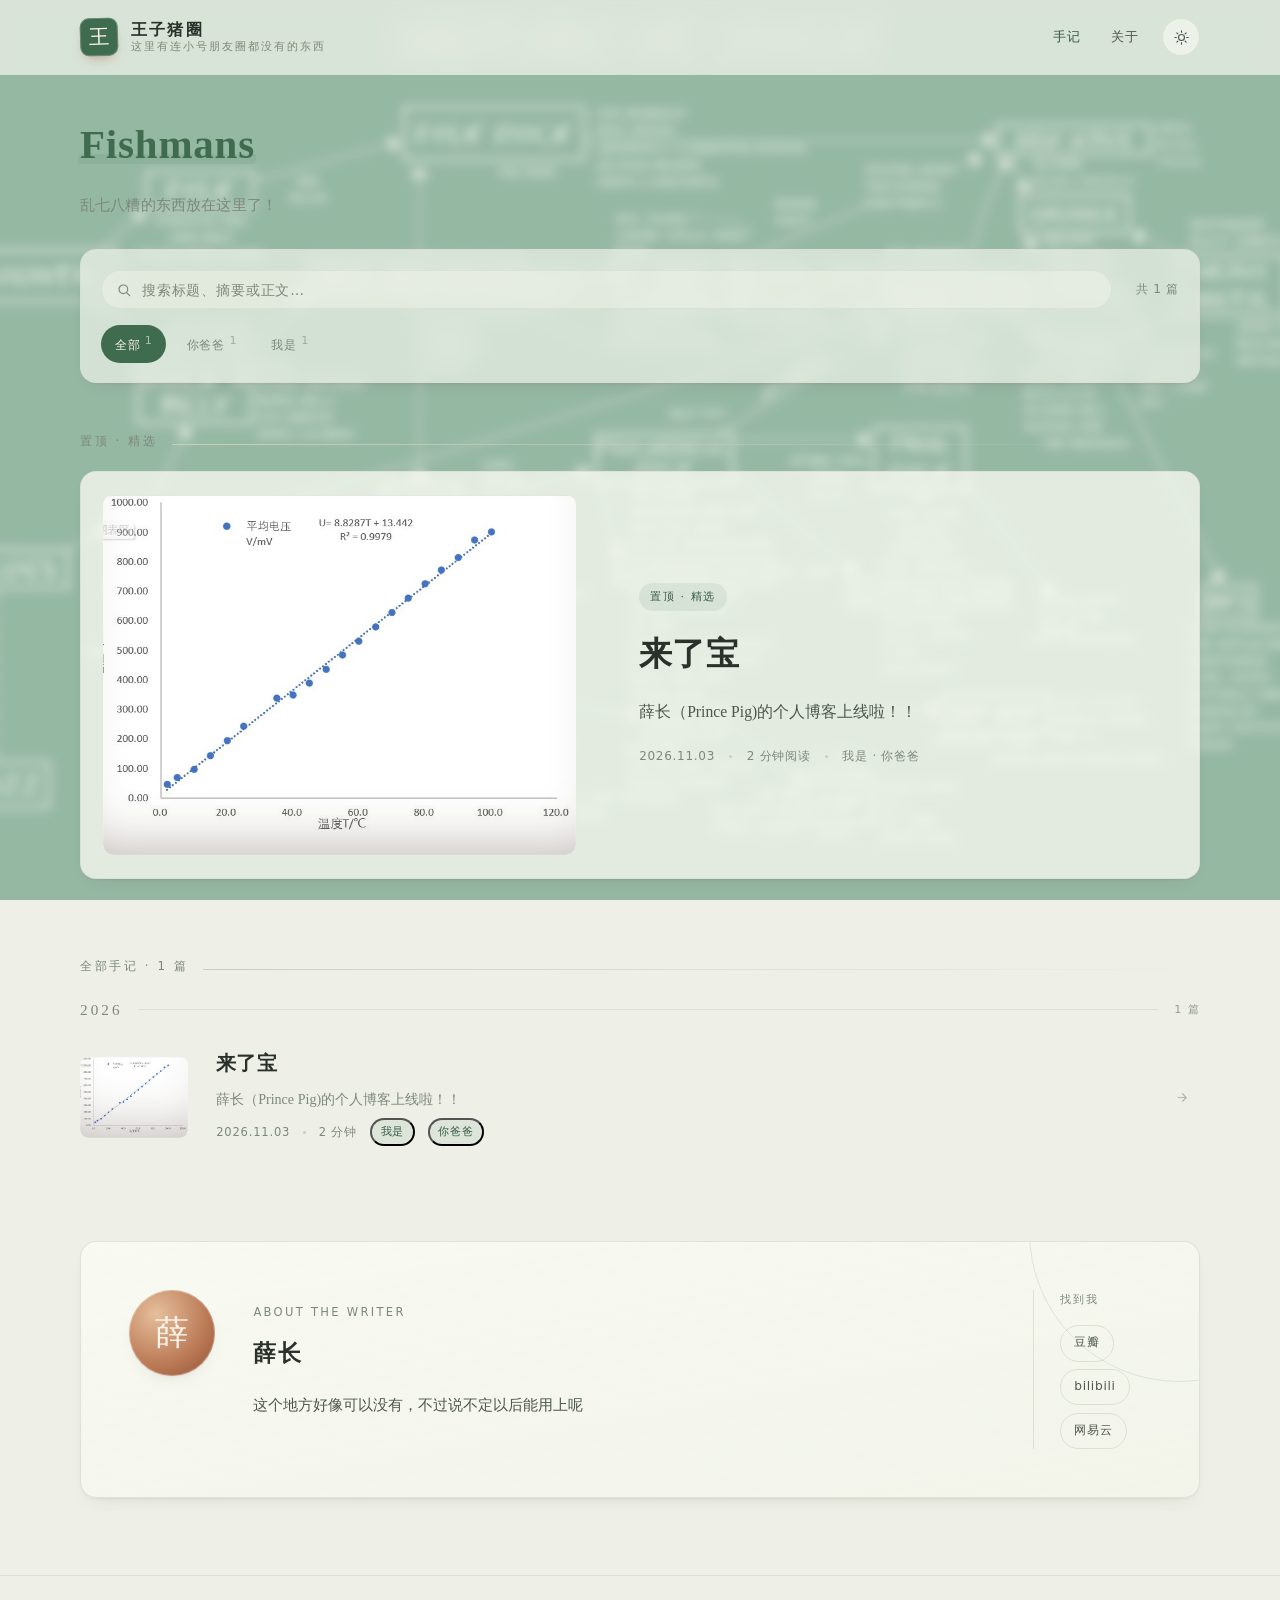
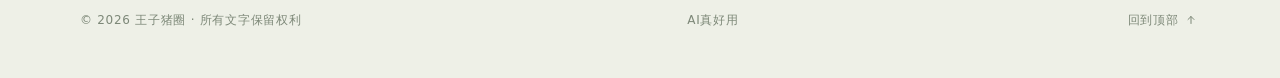
<file: index.html>
<!DOCTYPE html>
<html lang="zh-CN" data-theme="light">
  <head>
    <meta charset="utf-8" />
    <meta name="viewport" content="width=device-width, initial-scale=1" />
    <title>王子猪博客 · 慢慢写，好好生活</title>
    <meta
      name="description"
      content="王子猪博客：记录季节、书、厨房与普通日子。慢慢写，好好生活。"
    />
    <meta name="theme-color" content="#f3ebdd" />
    <meta property="og:type" content="website" />
    <meta property="og:title" content="王子猪博客" />
    <meta property="og:description" content="记录季节、书、厨房，和一些普通日子。" />
    <link
      rel="icon"
      href="data:image/svg+xml,%3Csvg xmlns='http://www.w3.org/2000/svg' viewBox='0 0 64 64'%3E%3Crect width='64' height='64' rx='14' fill='%23a8573c'/%3E%3Cpath d='M32 49V26c0-7 5-11 11-11-1 8-5 12-11 12M32 38c-6 0-10-4-10-11 6 1 10 4 10 11' fill='none' stroke='%23fbf5ea' stroke-width='2.6' stroke-linecap='round'/%3E%3C/svg%3E"
    />
    <link rel="stylesheet" href="assets/css/style.css" />
    <script>
      (function () {
        try {
          var forced = new URLSearchParams(location.search).get("theme");
          var saved = forced || localStorage.getItem("linshen-theme");
          if (!saved) {
            saved = window.matchMedia("(prefers-color-scheme: dark)").matches ? "dark" : "light";
          }
          document.documentElement.setAttribute("data-theme", saved === "dark" ? "dark" : "light");
        } catch (e) {}
      })();
    </script>
    <script src="assets/js/design-presets.js"></script>
    <script src="assets/js/design.js"></script>
    <script src="assets/js/design-loader.js"></script>
  </head>
  <body data-page="home">
    <a class="skip-link" href="#main">跳到正文</a>

    <header class="site-header">
      <div class="wrap site-header__inner">
        <a class="brand" href="index.html" aria-label="王子猪博客 · 返回首页">
          <span class="brand__seal" aria-hidden="true">王</span>
          <span class="brand__text">
            <span class="brand__name" data-site-title data-design-text="siteTitle">王子猪博客</span>
            <span class="brand__tag" data-site-tagline data-design-text="tagline">慢慢写，好好生活</span>
          </span>
        </a>

        <nav class="site-nav" aria-label="主导航">
          <a class="site-nav__link" href="index.html" aria-current="page" data-design-text="navHome">手记</a>
          <a class="site-nav__link" href="#about" data-design-text="navAbout">关于</a>
          <button class="theme-toggle" type="button" data-theme-toggle aria-label="切换到深色模式" aria-pressed="false">
            <svg class="icon-sun" viewBox="0 0 24 24" fill="none" stroke="currentColor" stroke-width="1.6" stroke-linecap="round" aria-hidden="true">
              <circle cx="12" cy="12" r="4.2" />
              <path d="M12 2.6v2.1M12 19.3v2.1M2.6 12h2.1M19.3 12h2.1M5.4 5.4l1.5 1.5M17.1 17.1l1.5 1.5M18.6 5.4l-1.5 1.5M6.9 17.1l-1.5 1.5" />
            </svg>
            <svg class="icon-moon" viewBox="0 0 24 24" fill="none" stroke="currentColor" stroke-width="1.6" stroke-linecap="round" stroke-linejoin="round" aria-hidden="true">
              <path d="M20.4 14.3A8.6 8.6 0 1 1 9.7 3.6a6.9 6.9 0 0 0 10.7 10.7Z" />
            </svg>
          </button>
        </nav>
      </div>
    </header>

    <main id="main">
      <!-- Hero -->
      <section class="hero">
        <div class="wrap">
          <h1 class="hero__title" data-design-text="heroTitle">把日常，写成<em>可以回望</em>的字句。</h1>
          <p class="hero__lede" data-site-intro data-design-text="heroIntro">记录季节、书、厨房，和一些普通日子。</p>
        </div>
      </section>

      <!-- 筛选 -->
      <section class="wrap" aria-label="搜索与筛选">
        <div class="toolbar">
          <div class="search" data-search-wrap>
            <svg viewBox="0 0 24 24" fill="none" stroke="currentColor" stroke-width="1.8" stroke-linecap="round" aria-hidden="true">
              <circle cx="11" cy="11" r="6.5" />
              <path d="M16 16l4.5 4.5" />
            </svg>
            <label for="search-input" class="sr-only">搜索文章</label>
            <input id="search-input" type="search" placeholder="搜索标题、摘要或正文…" autocomplete="off" spellcheck="false" />
            <button class="search__clear" type="button" data-search-clear aria-label="清空搜索">×</button>
          </div>
          <div class="filters" data-filters role="group" aria-label="按标签筛选"></div>
          <p class="result-note" data-result-note aria-live="polite"></p>
        </div>
      </section>

      <!-- 精选 -->
      <section class="wrap" aria-label="精选文章" data-featured-section hidden>
        <div class="section-label"><span>置顶 · 精选</span></div>
        <div data-featured></div>
      </section>

      <!-- 全部文章 -->
      <section class="wrap" id="posts" aria-label="全部文章">
        <div data-post-list></div>
        <div class="empty" data-empty hidden>
          <span class="empty__title">没有找到相符的文字</span>
          <p>换个关键词，或者先看看全部手记。</p>
          <button type="button" data-reset>查看全部手记</button>
        </div>
      </section>

      <!-- 关于 -->
      <section class="wrap" id="about" aria-label="关于我">
        <div class="about">
          <div class="about__grid">
            <div class="avatar" aria-hidden="true" data-avatar>薛</div>
            <div class="about__body">
              <p class="about__eyebrow">ABOUT THE WRITER</p>
              <h2 class="about__name" data-site-name>薛长</h2>
              <p class="about__text" data-site-about data-design-text="aboutIntro">
                我住在一座总是下雨的南方城市，白天写代码，晚上写一点没什么用处的字。这里收着一些关于季节、书、厨房和普通日子的记录——它们不够重要，但足够真实。
              </p>
            </div>
            <div class="about__side">
              <p class="about__side-label">找到我</p>
              <div class="about__links" data-socials>
                <a class="about__link" href="mailto:hello@linshen.example">邮件</a>
              </div>
            </div>
          </div>
        </div>
      </section>
    </main>

    <footer class="site-footer">
      <div class="wrap site-footer__inner">
        <p>© <span data-year>2026</span> <span data-site-title>王子猪博客</span> · 所有文字保留权利</p>
        <p data-design-text="footerNote">用纯 HTML / CSS / JS 写成 · 慢慢写，好好生活</p>
        <a class="to-top" href="#" data-to-top>
          回到顶部
          <svg width="12" height="12" viewBox="0 0 24 24" fill="none" stroke="currentColor" stroke-width="2" stroke-linecap="round" stroke-linejoin="round" aria-hidden="true">
            <path d="M12 19V5M6 11l6-6 6 6" />
          </svg>
        </a>
      </div>
    </footer>

    <noscript>
      <p style="text-align: center; padding: 2rem">
        这个博客需要 JavaScript 才能显示文章列表，请在浏览器设置中启用它。
      </p>
    </noscript>

    <script src="assets/js/data.js"></script>
    <script src="assets/js/common.js"></script>
    <script src="assets/js/app.js"></script>
  </body>
</html>
</file>
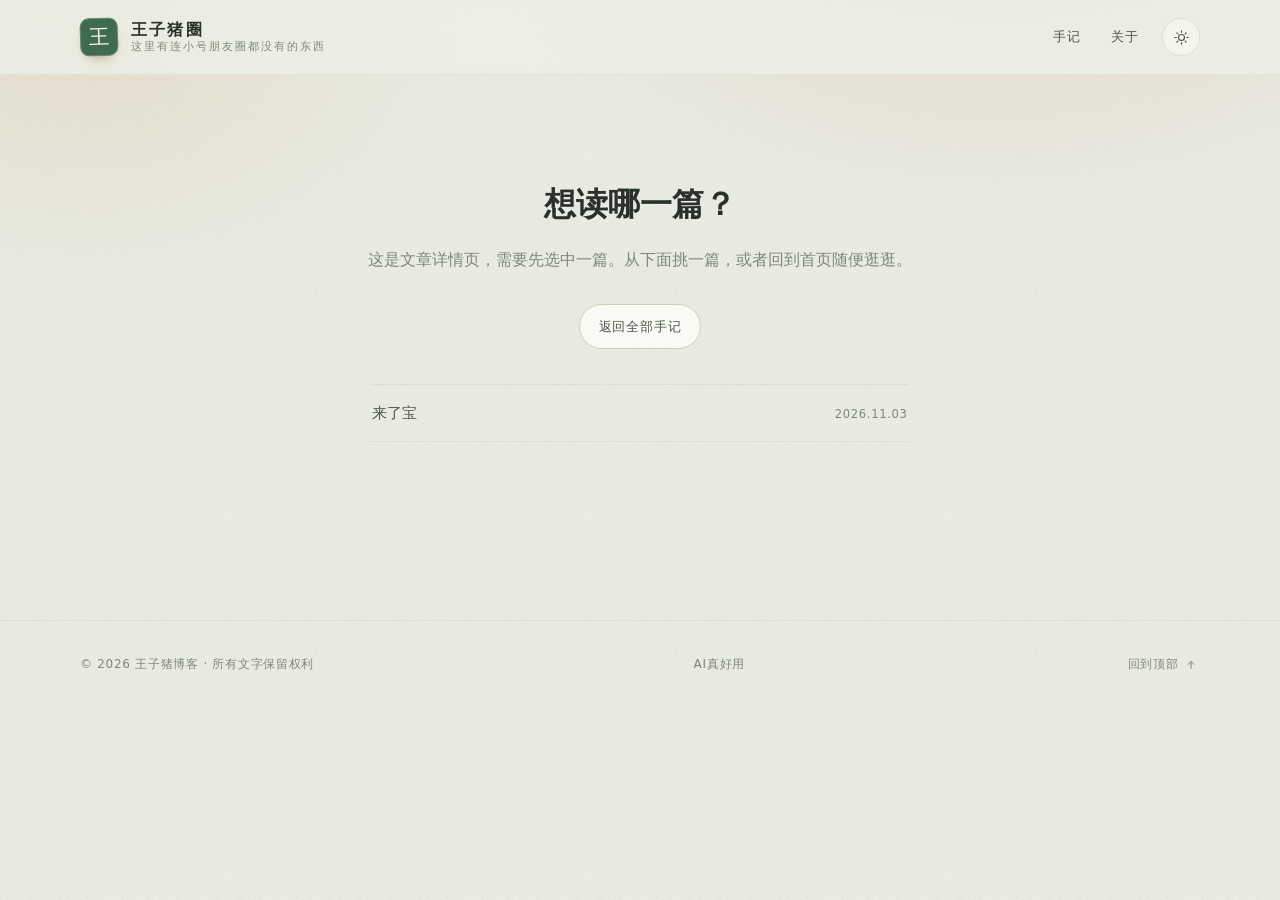
<file: post.html>
<!DOCTYPE html>
<html lang="zh-CN" data-theme="light">
  <head>
    <meta charset="utf-8" />
    <meta name="viewport" content="width=device-width, initial-scale=1" />
    <title>文章 · 王子猪博客</title>
    <meta name="description" content="王子猪博客，记录季节、书、厨房与普通日子。" />
    <meta name="theme-color" content="#f3ebdd" />
    <meta property="og:type" content="article" />
    <link
      rel="icon"
      href="data:image/svg+xml,%3Csvg xmlns='http://www.w3.org/2000/svg' viewBox='0 0 64 64'%3E%3Crect width='64' height='64' rx='14' fill='%23a8573c'/%3E%3Cpath d='M32 49V26c0-7 5-11 11-11-1 8-5 12-11 12M32 38c-6 0-10-4-10-11 6 1 10 4 10 11' fill='none' stroke='%23fbf5ea' stroke-width='2.6' stroke-linecap='round'/%3E%3C/svg%3E"
    />
    <link rel="stylesheet" href="assets/css/style.css" />
    <script>
      (function () {
        try {
          var forced = new URLSearchParams(location.search).get("theme");
          var saved = forced || localStorage.getItem("linshen-theme");
          if (!saved) {
            saved = window.matchMedia("(prefers-color-scheme: dark)").matches ? "dark" : "light";
          }
          document.documentElement.setAttribute("data-theme", saved === "dark" ? "dark" : "light");
        } catch (e) {}
      })();
    </script>
    <script src="assets/js/design-presets.js"></script>
    <script src="assets/js/design.js"></script>
    <script src="assets/js/design-loader.js"></script>
  </head>
  <body data-page="post">
    <a class="skip-link" href="#main">跳到正文</a>
    <div class="progress" data-progress aria-hidden="true"></div>

    <header class="site-header">
      <div class="wrap site-header__inner">
        <a class="brand" href="index.html" aria-label="王子猪博客 · 返回首页">
          <span class="brand__seal" aria-hidden="true">王</span>
          <span class="brand__text">
            <span class="brand__name" data-site-title data-design-text="siteTitle">王子猪博客</span>
            <span class="brand__tag" data-site-tagline data-design-text="tagline">慢慢写，好好生活</span>
          </span>
        </a>

        <nav class="site-nav" aria-label="主导航">
          <a class="site-nav__link" href="index.html" data-design-text="navHome">手记</a>
          <a class="site-nav__link" href="index.html#about" data-design-text="navAbout">关于</a>
          <button class="theme-toggle" type="button" data-theme-toggle aria-label="切换到深色模式" aria-pressed="false">
            <svg class="icon-sun" viewBox="0 0 24 24" fill="none" stroke="currentColor" stroke-width="1.6" stroke-linecap="round" aria-hidden="true">
              <circle cx="12" cy="12" r="4.2" />
              <path d="M12 2.6v2.1M12 19.3v2.1M2.6 12h2.1M19.3 12h2.1M5.4 5.4l1.5 1.5M17.1 17.1l1.5 1.5M18.6 5.4l-1.5 1.5M6.9 17.1l-1.5 1.5" />
            </svg>
            <svg class="icon-moon" viewBox="0 0 24 24" fill="none" stroke="currentColor" stroke-width="1.6" stroke-linecap="round" stroke-linejoin="round" aria-hidden="true">
              <path d="M20.4 14.3A8.6 8.6 0 1 1 9.7 3.6a6.9 6.9 0 0 0 10.7 10.7Z" />
            </svg>
          </button>
        </nav>
      </div>
    </header>

    <main id="main">
      <div class="wrap wrap--read" data-post-root hidden>
        <div class="post-head">
          <a class="back-link" href="index.html">
            <svg width="14" height="14" viewBox="0 0 24 24" fill="none" stroke="currentColor" stroke-width="1.8" stroke-linecap="round" stroke-linejoin="round" aria-hidden="true">
              <path d="M19 12H6M12 6l-6 6 6 6" />
            </svg>
            返回全部手记
          </a>

          <div class="post-head__tags" data-post-tags></div>

          <h1 class="post-title" data-post-title>文章</h1>
          <p class="post-lede" data-post-excerpt></p>

          <div class="post-head__meta">
            <div class="meta" data-post-meta></div>
            <div class="tools">
              <div class="fontctl" role="group" aria-label="调整正文字号">
                <button type="button" data-font="s" aria-pressed="false" title="小字号">小</button>
                <button type="button" data-font="m" aria-pressed="true" title="中字号">中</button>
                <button type="button" data-font="l" aria-pressed="false" title="大字号">大</button>
              </div>
              <button class="icon-btn" type="button" data-copy>
                <svg viewBox="0 0 24 24" fill="none" stroke="currentColor" stroke-width="1.8" stroke-linecap="round" stroke-linejoin="round" aria-hidden="true">
                  <rect x="9" y="9" width="11" height="11" rx="2.5" />
                  <path d="M15 5.5A2.5 2.5 0 0 0 12.5 3h-6A3.5 3.5 0 0 0 3 6.5v6A2.5 2.5 0 0 0 5.5 15" />
                </svg>
                <span data-copy-label>复制链接</span>
              </button>
            </div>
          </div>
        </div>

        <figure class="post-cover" data-post-cover hidden></figure>

        <article class="article" data-post-content data-size="m"></article>

        <p class="post-end"><span>· 完 ·</span></p>

        <nav class="post-nav" aria-label="相邻文章" data-post-nav></nav>
      </div>

      <div class="wrap wrap--read notice" data-post-missing hidden>
        <h1 class="notice__title" data-missing-title>这一页还没有写</h1>
        <p data-missing-text>文章可能被移动或改名了。回到手记首页，从最新的一篇开始读吧。</p>
        <a class="btn" href="index.html">返回全部手记</a>
        <div class="notice__list" data-missing-list></div>
      </div>
    </main>

    <footer class="site-footer">
      <div class="wrap site-footer__inner">
        <p>© <span data-year>2026</span> <span data-site-title>王子猪博客</span> · 所有文字保留权利</p>
        <p data-design-text="footerNote">用纯 HTML / CSS / JS 写成 · 慢慢写，好好生活</p>
        <a class="to-top" href="#" data-to-top>
          回到顶部
          <svg width="12" height="12" viewBox="0 0 24 24" fill="none" stroke="currentColor" stroke-width="2" stroke-linecap="round" stroke-linejoin="round" aria-hidden="true">
            <path d="M12 19V5M6 11l6-6 6 6" />
          </svg>
        </a>
      </div>
    </footer>

    <script src="assets/js/data.js"></script>
    <script src="assets/js/common.js"></script>
    <script src="assets/js/post.js"></script>
  </body>
</html>
</file>
<file: assets/css/style.css>
/* =============================================================
   王子猪博客 —— 样式表
   风格：暖色纸感 · 手记气质 · 陶土红强调色
   ============================================================= */

/* ---------- 1. 设计变量 ---------- */
:root {
  --bg: #f3ebdd;
  --bg-deep: #ece1cf;
  --paper: #fbf5ea;
  --paper-2: #f7efe1;
  --ink: #2f2a24;
  --ink-soft: #574d42;
  --muted: #8b7c69;
  --line: #e2d5c0;
  --line-strong: #d3c3aa;
  --accent: #a8573c;
  --accent-deep: #8c452e;
  --accent-soft: #c68a66;
  --accent-wash: rgba(168, 87, 60, 0.08);
  --shadow-sm: 0 1px 2px rgba(72, 52, 32, 0.05), 0 8px 20px -14px rgba(72, 52, 32, 0.28);
  --shadow-md: 0 2px 4px rgba(72, 52, 32, 0.05), 0 22px 44px -26px rgba(72, 52, 32, 0.35);

  --serif: "Source Han Serif SC", "Noto Serif SC", "Songti SC", "SimSun", Georgia,
    "Times New Roman", serif;
  --sans: system-ui, -apple-system, "Segoe UI", "PingFang SC", "Microsoft YaHei", sans-serif;
  --hand: "STKaiti", "KaiTi", "Kaiti SC", "Songti SC", var(--serif);

  --wide: 1120px;
  --read: 700px;
  --radius: 16px;
  --radius-sm: 10px;
  --ease: cubic-bezier(0.22, 0.61, 0.36, 1);
}

[data-theme="dark"] {
  --bg: #14110e;
  --bg-deep: #0f0d0b;
  --paper: #1d1915;
  --paper-2: #221d18;
  --ink: #ece1d1;
  --ink-soft: #c3b5a2;
  --muted: #998874;
  --line: #2e2821;
  --line-strong: #3d352c;
  --accent: #d9885f;
  --accent-deep: #e8a17c;
  --accent-soft: #b06a48;
  --accent-wash: rgba(217, 136, 95, 0.12);
  --shadow-sm: 0 1px 2px rgba(0, 0, 0, 0.35), 0 10px 24px -16px rgba(0, 0, 0, 0.8);
  --shadow-md: 0 2px 6px rgba(0, 0, 0, 0.4), 0 26px 50px -28px rgba(0, 0, 0, 0.85);
}

/* ---------- 2. 基础 ---------- */
*,
*::before,
*::after {
  box-sizing: border-box;
}

html {
  -webkit-text-size-adjust: 100%;
  scroll-behavior: smooth;
  background: var(--bg);
}

body {
  margin: 0;
  min-height: 100vh;
  background-color: var(--bg);
  color: var(--ink);
  font-family: var(--serif);
  font-size: 16px;
  line-height: 1.8;
  -webkit-font-smoothing: antialiased;
  text-rendering: optimizeLegibility;
  transition: background-color 0.45s var(--ease), color 0.45s var(--ease);
  overflow-x: hidden;
}

/* 纸张颗粒 + 暖光，纯 CSS/SVG 生成，无图片文件 */
body::before {
  content: "";
  position: fixed;
  inset: 0;
  z-index: 0;
  pointer-events: none;
  opacity: 0.5;
  background-image: url("data:image/svg+xml,%3Csvg xmlns='http://www.w3.org/2000/svg' width='180' height='180'%3E%3Cfilter id='n'%3E%3CfeTurbulence type='fractalNoise' baseFrequency='0.85' numOctaves='3' stitchTiles='stitch'/%3E%3CfeColorMatrix type='saturate' values='0'/%3E%3C/filter%3E%3Crect width='180' height='180' filter='url(%23n)' opacity='0.32'/%3E%3C/svg%3E");
  mix-blend-mode: multiply;
}

body::after {
  content: "";
  position: fixed;
  inset: 0;
  z-index: 0;
  pointer-events: none;
  background:
    radial-gradient(52rem 30rem at 78% -10%, rgba(198, 138, 102, 0.22), transparent 62%),
    radial-gradient(40rem 26rem at 6% 4%, rgba(214, 186, 146, 0.28), transparent 60%);
}

[data-theme="dark"] body::before {
  opacity: 0.28;
  mix-blend-mode: soft-light;
}

/* 深色模式下把装饰封面压暗，避免大面积浅色刺眼；真人照片不做处理 */
[data-theme="dark"] .cover--art {
  filter: saturate(0.8) brightness(0.72) contrast(1.03);
}

[data-theme="dark"] body::after {
  background:
    radial-gradient(52rem 30rem at 80% -8%, rgba(168, 87, 60, 0.16), transparent 62%),
    radial-gradient(40rem 26rem at 4% 2%, rgba(96, 74, 54, 0.22), transparent 60%);
}

/* ---------- 自定义背景层 ---------- */
#design-bg {
  position: fixed;
  inset: 0;
  z-index: -1;
  overflow: hidden;
  pointer-events: none;
  background: var(--bg);
}

#design-bg .design-bg__media {
  width: 100%;
  height: 100%;
  object-fit: cover;
  display: block;
}

#design-bg .design-bg__overlay {
  position: absolute;
  inset: 0;
  background: var(--bg);
  pointer-events: none;
}

html[data-has-media="1"] body {
  background: transparent;
}

html[data-has-media="1"] body::after {
  display: none;
}

html[data-has-media="1"] body::before {
  display: none;
}

/* 文章页有背景图时，给阅读区垫一层半透明纸面，保证可读性 */
html[data-has-media="1"] body[data-page="post"] .wrap--read {
  margin-top: clamp(1.2rem, 3vw, 2.2rem);
  margin-bottom: clamp(2rem, 4vw, 3rem);
  padding: clamp(1.3rem, 3vw, 2.4rem);
  border: 1px solid color-mix(in srgb, var(--line) 85%, transparent);
  border-radius: 16px;
  background: color-mix(in srgb, var(--paper) 88%, transparent);
  box-shadow: var(--shadow-md);
}

/* ---------- 无背景图时的默认装饰 ---------- */
html[data-fallback="plain"] body::before {
  display: none;
}

html[data-fallback="plain"] body::after {
  background:
    radial-gradient(60rem 44rem at 82% -6%, rgba(198, 138, 102, 0.16), transparent 62%),
    radial-gradient(40rem 30rem at 4% 2%, rgba(214, 186, 146, 0.18), transparent 60%);
}

html[data-fallback="geo"] body::before {
  display: block;
  opacity: 0.6;
  mix-blend-mode: normal;
  background-image:
    repeating-linear-gradient(90deg, color-mix(in srgb, var(--ink) 7%, transparent) 0 1px, transparent 1px 108px),
    repeating-linear-gradient(0deg, color-mix(in srgb, var(--ink) 5%, transparent) 0 1px, transparent 1px 108px);
}

html[data-fallback="geo"] body::after {
  background:
    radial-gradient(26rem 26rem at 88% 4%, var(--accent-wash), transparent 62%),
    radial-gradient(34rem 24rem at 0% 100%, color-mix(in srgb, var(--accent) 5%, transparent), transparent 58%);
}

html[data-fallback="none"] body::before,
html[data-fallback="none"] body::after {
  display: none;
}

img {
  max-width: 100%;
  display: block;
}

/* hidden 属性优先于任何自定义 display，避免提示条/按钮该藏的时候露出来 */
[hidden] {
  display: none !important;
}

a {
  color: inherit;
  text-decoration: none;
}

button {
  font: inherit;
  color: inherit;
  cursor: pointer;
}

::selection {
  background: rgba(168, 87, 60, 0.24);
}

:focus-visible {
  outline: 2px solid var(--accent);
  outline-offset: 3px;
  border-radius: 4px;
}

.wrap {
  width: min(var(--wide), calc(100% - 3rem));
  margin-inline: auto;
  position: relative;
  z-index: 1;
}

.wrap--read {
  width: min(var(--read), calc(100% - 3rem));
}

.sr-only {
  position: absolute;
  width: 1px;
  height: 1px;
  padding: 0;
  margin: -1px;
  overflow: hidden;
  clip: rect(0 0 0 0);
  white-space: nowrap;
  border: 0;
}

mark {
  padding: 0 0.1em;
  border-radius: 3px;
  background: color-mix(in srgb, var(--accent) 24%, transparent);
  color: inherit;
}

.entry__thumb-link {
  display: block;
  line-height: 0;
}

.skip-link {
  position: absolute;
  left: 1rem;
  top: -4rem;
  z-index: 99;
  padding: 0.6rem 1rem;
  background: var(--paper);
  border: 1px solid var(--line-strong);
  border-radius: 999px;
  transition: top 0.25s var(--ease);
}

.skip-link:focus {
  top: 1rem;
}

/* ---------- 3. 页头 ---------- */
.site-header {
  position: sticky;
  top: 0;
  z-index: 40;
  backdrop-filter: blur(14px) saturate(1.1);
  -webkit-backdrop-filter: blur(14px) saturate(1.1);
  background: color-mix(in srgb, var(--bg) 78%, transparent);
  border-bottom: 1px solid color-mix(in srgb, var(--line) 70%, transparent);
}

.site-header__inner {
  display: flex;
  align-items: center;
  justify-content: space-between;
  gap: 1.5rem;
  min-height: 74px;
  padding-block: 0.85rem;
}

.brand {
  display: flex;
  align-items: center;
  gap: 0.8rem;
}

.brand__seal {
  display: grid;
  place-items: center;
  width: 38px;
  height: 38px;
  flex: none;
  border-radius: 9px;
  background: var(--accent);
  color: #fdf6ec;
  font-family: var(--hand);
  font-size: 1.28rem;
  line-height: 1;
  letter-spacing: 0;
  box-shadow: inset 0 0 0 1px rgba(255, 255, 255, 0.22), 0 6px 14px -8px rgba(140, 69, 46, 0.8);
  transform: rotate(-2deg);
}

.brand__text {
  display: flex;
  flex-direction: column;
  line-height: 1.25;
}

.brand__name {
  font-size: 1.02rem;
  letter-spacing: 0.14em;
  font-weight: 600;
}

.brand__tag {
  font-family: var(--sans);
  font-size: 0.7rem;
  letter-spacing: 0.18em;
  color: var(--muted);
}

.site-nav {
  display: flex;
  align-items: center;
  gap: 0.35rem;
}

.site-nav__link {
  padding: 0.42rem 0.75rem;
  border-radius: 999px;
  font-family: var(--sans);
  font-size: 0.82rem;
  letter-spacing: 0.08em;
  color: var(--ink-soft);
  transition: background-color 0.25s var(--ease), color 0.25s var(--ease);
}

.site-nav__link:hover {
  background: var(--accent-wash);
  color: var(--accent-deep);
}

.site-nav__link[aria-current="page"] {
  color: var(--accent-deep);
}

.theme-toggle {
  display: grid;
  place-items: center;
  width: 38px;
  height: 38px;
  margin-left: 0.35rem;
  border: 1px solid var(--line);
  border-radius: 50%;
  background: color-mix(in srgb, var(--paper) 60%, transparent);
  color: var(--ink-soft);
  transition: transform 0.35s var(--ease), border-color 0.25s var(--ease),
    color 0.25s var(--ease), background-color 0.25s var(--ease);
}

.theme-toggle:hover {
  transform: rotate(-14deg);
  border-color: var(--accent-soft);
  color: var(--accent-deep);
}

.theme-toggle svg {
  width: 17px;
  height: 17px;
}

.theme-toggle .icon-moon {
  display: none;
}

[data-theme="dark"] .theme-toggle .icon-sun {
  display: none;
}

[data-theme="dark"] .theme-toggle .icon-moon {
  display: block;
}

/* ---------- 4. 首页 Hero ---------- */
#posts,
#about {
  scroll-margin-top: 92px;
}

.hero {
  position: relative;
  padding: clamp(1.6rem, 3.2vw, 2.4rem) 0 clamp(1.2rem, 2.4vw, 1.8rem);
}

.hero__title {
  margin: 0;
  font-size: clamp(1.75rem, 3.2vw, 2.6rem);
  line-height: 1.55;
  letter-spacing: 0.02em;
  font-weight: 600;
  text-wrap: balance;
}

.hero__title em {
  font-style: normal;
  color: var(--accent);
  position: relative;
  white-space: nowrap;
}

.hero__title em::after {
  content: "";
  position: absolute;
  left: -1%;
  right: -1%;
  bottom: 0.08em;
  height: 0.24em;
  background: var(--accent-wash);
  border-radius: 3px;
  transform: skewX(-8deg);
  z-index: -1;
}

.hero__lede {
  margin: 0.85rem 0 0;
  max-width: 40em;
  color: var(--muted);
  font-size: 0.95rem;
  line-height: 1.95;
  letter-spacing: 0.01em;
}

/* ---------- 5. 筛选工具条 ---------- */
.toolbar {
  position: relative;
  z-index: 2;
  margin: 0 0 clamp(2rem, 4vw, 3rem);
  padding: 1.05rem 1.25rem 1.15rem;
  border: 1px solid color-mix(in srgb, var(--line) 85%, transparent);
  border-radius: var(--radius);
  background: color-mix(in srgb, var(--paper) 62%, transparent);
  backdrop-filter: blur(8px);
  display: grid;
  grid-template-columns: minmax(0, 1fr) auto;
  grid-template-areas: "search note" "filters filters";
  align-items: center;
  gap: 0.85rem 1.5rem;
  box-shadow: var(--shadow-sm);
}

.search {
  position: relative;
  grid-area: search;
  min-width: 0;
}

.filters {
  grid-area: filters;
  display: flex;
  flex-wrap: wrap;
  align-items: center;
  gap: 0.4rem;
  margin-top: -0.1rem;
}

.result-note {
  grid-area: note;
  justify-self: end;
  font-family: var(--sans);
  font-size: 0.76rem;
  letter-spacing: 0.06em;
  color: var(--muted);
  white-space: nowrap;
}

.search svg {
  position: absolute;
  left: 0.95rem;
  top: 50%;
  transform: translateY(-50%);
  width: 16px;
  height: 16px;
  color: var(--muted);
  pointer-events: none;
}

.search input {
  width: 100%;
  padding: 0.66rem 2.4rem 0.66rem 2.5rem;
  border: 1px solid var(--line);
  border-radius: 999px;
  background: color-mix(in srgb, var(--bg) 55%, transparent);
  color: var(--ink);
  font-family: var(--sans);
  font-size: 0.86rem;
  letter-spacing: 0.02em;
  transition: border-color 0.25s var(--ease), box-shadow 0.25s var(--ease),
    background-color 0.25s var(--ease);
}

.search input::placeholder {
  color: var(--muted);
  letter-spacing: 0.06em;
}

/* 隐藏浏览器自带的搜索清除按钮，避免与我们自己的 × 重叠 */
.search input::-webkit-search-cancel-button,
.search input::-webkit-search-decoration {
  -webkit-appearance: none;
  appearance: none;
}

.search input:focus {
  outline: none;
  border-color: var(--accent-soft);
  background: var(--paper);
  box-shadow: 0 0 0 4px var(--accent-wash);
}

.search__clear {
  position: absolute;
  right: 0.55rem;
  top: 50%;
  transform: translateY(-50%);
  width: 24px;
  height: 24px;
  display: none;
  place-items: center;
  border: none;
  border-radius: 50%;
  background: transparent;
  color: var(--muted);
  font-size: 1rem;
  line-height: 1;
}

.search__clear:hover {
  color: var(--accent);
}

.search.is-filled .search__clear {
  display: grid;
}

.chip {
  padding: 0.34rem 0.8rem;
  border: 1px solid transparent;
  border-radius: 999px;
  background: transparent;
  font-family: var(--sans);
  font-size: 0.78rem;
  letter-spacing: 0.06em;
  color: var(--muted);
  transition: all 0.22s var(--ease);
}

.chip:hover {
  color: var(--accent-deep);
  background: var(--accent-wash);
}

.chip[aria-pressed="true"] {
  border-color: color-mix(in srgb, var(--accent) 30%, transparent);
  background: var(--accent);
  color: #fdf6ec;
}

.chip .chip__count {
  margin-left: 0.4em;
  opacity: 0.6;
  font-size: 0.9em;
}

/* ---------- 6. 精选 ---------- */
.section-label {
  display: flex;
  align-items: baseline;
  gap: 0.9rem;
  margin-bottom: 1.2rem;
  font-family: var(--sans);
  font-size: 0.74rem;
  letter-spacing: 0.22em;
  color: var(--muted);
}

.section-label::after {
  content: "";
  flex: 1;
  height: 1px;
  background: linear-gradient(to right, var(--line-strong), transparent);
}

.featured {
  display: grid;
  grid-template-columns: minmax(0, 0.92fr) minmax(0, 1.08fr);
  gap: clamp(1.5rem, 3.5vw, 3rem);
  align-items: stretch;
  margin-bottom: clamp(3rem, 6vw, 5rem);
  padding: clamp(1rem, 2vw, 1.4rem);
  border: 1px solid color-mix(in srgb, var(--line) 80%, transparent);
  border-radius: var(--radius);
  background: color-mix(in srgb, var(--paper) 78%, transparent);
  box-shadow: var(--shadow-sm);
  transition: box-shadow 0.4s var(--ease), transform 0.4s var(--ease),
    border-color 0.4s var(--ease);
}

.featured:hover {
  box-shadow: var(--shadow-md);
  border-color: color-mix(in srgb, var(--accent-soft) 45%, var(--line));
}

.featured__body {
  display: flex;
  flex-direction: column;
  justify-content: center;
  gap: 1.1rem;
  padding: clamp(0.6rem, 1.6vw, 1.6rem) clamp(0.4rem, 1.4vw, 1.2rem);
}

.featured__badge {
  display: inline-flex;
  align-items: center;
  gap: 0.5rem;
  align-self: flex-start;
  padding: 0.26rem 0.7rem;
  border-radius: 999px;
  background: var(--accent-wash);
  color: var(--accent-deep);
  font-family: var(--sans);
  font-size: 0.7rem;
  letter-spacing: 0.14em;
}

.featured__title {
  margin: 0;
  font-size: clamp(1.55rem, 2.6vw, 2.05rem);
  line-height: 1.55;
  font-weight: 600;
  letter-spacing: 0.01em;
  text-wrap: balance;
}

.featured__title a {
  background-image: linear-gradient(var(--accent), var(--accent));
  background-size: 0% 1px;
  background-position: 0 100%;
  background-repeat: no-repeat;
  transition: background-size 0.4s var(--ease), color 0.3s var(--ease);
}

.featured:hover .featured__title a {
  color: var(--accent-deep);
  background-size: 100% 1px;
}

.featured__excerpt {
  margin: 0;
  color: var(--ink-soft);
  font-size: 0.98rem;
  line-height: 1.95;
  max-width: 32em;
}

.meta {
  display: flex;
  flex-wrap: wrap;
  align-items: center;
  gap: 0.55rem 0.9rem;
  font-family: var(--sans);
  font-size: 0.75rem;
  letter-spacing: 0.06em;
  color: var(--muted);
}

.meta__dot {
  width: 3px;
  height: 3px;
  border-radius: 50%;
  background: var(--line-strong);
}

.meta a {
  color: var(--accent-deep);
}

/* ---------- 7. 封面（图片 / CSS+SVG 装饰） ---------- */
.cover {
  position: relative;
  overflow: hidden;
  border-radius: calc(var(--radius) - 6px);
  background: var(--bg-deep);
  isolation: isolate;
}

.cover::after {
  content: "";
  position: absolute;
  inset: 0;
  border-radius: inherit;
  box-shadow: inset 0 0 0 1px rgba(255, 255, 255, 0.12),
    inset 0 -40px 60px -40px rgba(60, 40, 24, 0.4);
  pointer-events: none;
}

.cover--featured {
  aspect-ratio: 4 / 3.05;
  height: 100%;
}

.cover--thumb {
  width: 108px;
  aspect-ratio: 4 / 3;
  flex: none;
  border-radius: 8px;
}

.cover img {
  width: 100%;
  height: 100%;
  object-fit: cover;
  transition: transform 0.9s var(--ease);
}

.cover svg {
  position: absolute;
  inset: 0;
  width: 100%;
  height: 100%;
}

/* 小尺寸缩略图里把线稿加粗，否则纹样几乎看不见 */
.cover--thumb svg * {
  stroke-width: 3.4;
}

.featured:hover .cover img,
.entry:hover .cover img {
  transform: scale(1.045);
}

.cover--v0 {
  background: linear-gradient(148deg, #e9c9a6, #c1825c 70%, #a76a49);
}
.cover--v1 {
  background: linear-gradient(148deg, #dfc3a4, #b9714f 72%, #8f5238);
}
.cover--v2 {
  background: linear-gradient(148deg, #e5d3b8, #b39a72 70%, #8b7350);
}
.cover--v3 {
  background: linear-gradient(148deg, #e2cbb2, #b98a6a 68%, #94613f);
}
.cover--v4 {
  background: linear-gradient(148deg, #ead2b0, #c1906a 70%, #9c6b48);
}
.cover--v5 {
  background: linear-gradient(148deg, #e4c9ac, #ad7a5c 70%, #855741);
}

/* ---------- 8. 年份分组列表 ---------- */
.year-group {
  margin-bottom: clamp(2.4rem, 4vw, 3.6rem);
}

.year {
  display: flex;
  align-items: center;
  gap: 1rem;
  margin-bottom: 0.4rem;
}

.year__num {
  font-family: var(--serif);
  font-size: 0.95rem;
  letter-spacing: 0.2em;
  color: var(--muted);
  font-variant-numeric: tabular-nums;
}

.year__line {
  flex: 1;
  height: 1px;
  background: var(--line);
}

.year__count {
  font-family: var(--sans);
  font-size: 0.7rem;
  letter-spacing: 0.12em;
  color: var(--muted);
  opacity: 0.8;
}

.entry {
  display: grid;
  grid-template-columns: 108px minmax(0, 1fr) auto;
  align-items: center;
  gap: clamp(1rem, 2.2vw, 1.8rem);
  padding: 1.15rem 0.75rem 1.15rem 0.75rem;
  margin-inline: -0.75rem;
  border-radius: 12px;
  border-top: 1px solid color-mix(in srgb, var(--line) 65%, transparent);
  transition: background-color 0.3s var(--ease), transform 0.3s var(--ease);
}

.year-group .entry:first-of-type {
  border-top: none;
}

.entry:hover {
  background: color-mix(in srgb, var(--paper) 70%, transparent);
}

.entry__body {
  min-width: 0;
  display: flex;
  flex-direction: column;
  gap: 0.4rem;
}

.entry__title {
  margin: 0;
  font-size: 1.22rem;
  line-height: 1.6;
  font-weight: 600;
  letter-spacing: 0.01em;
  transition: color 0.25s var(--ease);
}

.entry:hover .entry__title {
  color: var(--accent-deep);
}

.entry__excerpt {
  margin: 0;
  color: var(--muted);
  font-size: 0.88rem;
  line-height: 1.85;
  display: -webkit-box;
  -webkit-line-clamp: 1;
  -webkit-box-orient: vertical;
  overflow: hidden;
}

.entry__foot {
  display: flex;
  flex-wrap: wrap;
  align-items: center;
  gap: 0.5rem 0.8rem;
  font-family: var(--sans);
  font-size: 0.72rem;
  letter-spacing: 0.07em;
  color: var(--muted);
}

.tag {
  display: inline-flex;
  align-items: center;
  padding: 0.12rem 0.55rem;
  border-radius: 999px;
  background: var(--accent-wash);
  color: var(--accent-deep);
  font-family: var(--sans);
  font-size: 0.7rem;
  letter-spacing: 0.06em;
  transition: background-color 0.2s var(--ease);
}

a.tag:hover {
  background: color-mix(in srgb, var(--accent) 16%, transparent);
}

.entry__arrow {
  display: grid;
  place-items: center;
  width: 36px;
  height: 36px;
  border-radius: 50%;
  border: 1px solid transparent;
  color: var(--muted);
  opacity: 0.55;
  transition: all 0.3s var(--ease);
}

.entry:hover .entry__arrow {
  opacity: 1;
  color: var(--accent-deep);
  border-color: color-mix(in srgb, var(--accent-soft) 40%, transparent);
  transform: translateX(3px);
}

.empty {
  padding: clamp(3rem, 7vw, 5rem) 1rem;
  text-align: center;
  border: 1px dashed var(--line-strong);
  border-radius: var(--radius);
  color: var(--muted);
}

.empty__title {
  display: block;
  margin-bottom: 0.6rem;
  font-size: 1.1rem;
  color: var(--ink-soft);
}

.empty p {
  margin: 0;
  font-size: 0.88rem;
}

.empty button {
  margin-top: 1.2rem;
  padding: 0.5rem 1.1rem;
  border: 1px solid var(--line-strong);
  border-radius: 999px;
  background: var(--paper);
  font-family: var(--sans);
  font-size: 0.78rem;
  color: var(--accent-deep);
}

/* ---------- 9. 页脚 / 关于 ---------- */
.about {
  position: relative;
  margin-top: clamp(3rem, 6vw, 5rem);
  padding: clamp(2rem, 4vw, 3rem);
  border-radius: var(--radius);
  border: 1px solid color-mix(in srgb, var(--line) 85%, transparent);
  background:
    linear-gradient(170deg, color-mix(in srgb, var(--paper) 92%, transparent), color-mix(in srgb, var(--paper-2) 78%, transparent));
  box-shadow: var(--shadow-sm);
  overflow: hidden;
}

.about::before {
  content: "";
  position: absolute;
  right: -130px;
  top: -160px;
  width: 300px;
  height: 300px;
  border-radius: 50%;
  border: 1px solid color-mix(in srgb, var(--accent-soft) 20%, transparent);
  pointer-events: none;
}

.about__grid {
  display: grid;
  grid-template-columns: auto minmax(0, 1fr) auto;
  gap: clamp(1.4rem, 3vw, 2.6rem);
  align-items: start;
}

.about__body {
  min-width: 0;
}

.about__side {
  display: flex;
  flex-direction: column;
  gap: 0.9rem;
  min-width: 118px;
  padding-left: clamp(1rem, 2vw, 1.8rem);
  border-left: 1px solid var(--line);
}

.about__side .about__links {
  flex-direction: column;
  align-items: flex-start;
  gap: 0.45rem;
}

.about__side-label {
  margin: 0;
  font-family: var(--sans);
  font-size: 0.7rem;
  letter-spacing: 0.2em;
  color: var(--muted);
}

.avatar {
  position: relative;
  width: 86px;
  height: 86px;
  flex: none;
  border-radius: 50%;
  display: grid;
  place-items: center;
  background: radial-gradient(circle at 32% 28%, #e6bf9c, #b97753 62%, #8e5237);
  color: #fdf6ec;
  font-family: var(--hand);
  font-size: 2.1rem;
  box-shadow: var(--shadow-sm), inset 0 0 0 1px rgba(255, 255, 255, 0.28);
  overflow: hidden;
}

.avatar img {
  width: 100%;
  height: 100%;
  object-fit: cover;
}

.about__eyebrow {
  font-family: var(--sans);
  font-size: 0.72rem;
  letter-spacing: 0.2em;
  color: var(--muted);
}

.about__name {
  margin: 0.5rem 0 0.9rem;
  font-size: 1.42rem;
  font-weight: 600;
  letter-spacing: 0.06em;
}

.about__text {
  margin: 0;
  max-width: 46em;
  color: var(--ink-soft);
  line-height: 2.05;
  font-size: 0.96rem;
}

.about__links {
  display: flex;
  flex-wrap: wrap;
  gap: 0.5rem;
}

.about__link {
  display: inline-flex;
  align-items: center;
  gap: 0.4rem;
  padding: 0.4rem 0.85rem;
  border: 1px solid var(--line);
  border-radius: 999px;
  font-family: var(--sans);
  font-size: 0.76rem;
  letter-spacing: 0.06em;
  color: var(--ink-soft);
  transition: all 0.25s var(--ease);
}

.about__link:hover {
  border-color: var(--accent-soft);
  background: var(--accent-wash);
  color: var(--accent-deep);
}

.site-footer {
  position: relative;
  z-index: 1;
  margin-top: clamp(3rem, 6vw, 5rem);
  padding: 1.8rem 0 2.6rem;
  border-top: 1px solid var(--line);
}

.site-footer__inner {
  display: flex;
  flex-wrap: wrap;
  align-items: center;
  justify-content: space-between;
  gap: 1rem;
  font-family: var(--sans);
  font-size: 0.75rem;
  letter-spacing: 0.06em;
  color: var(--muted);
}

.site-footer__inner p {
  margin: 0;
}

.site-footer a:hover {
  color: var(--accent-deep);
}

.to-top {
  display: inline-flex;
  align-items: center;
  gap: 0.4rem;
  padding: 0.3rem 0.2rem;
}

/* ---------- 10. 文章页 ---------- */
.progress {
  position: fixed;
  top: 0;
  left: 0;
  z-index: 60;
  height: 2px;
  width: 100%;
  transform: scaleX(var(--progress, 0));
  transform-origin: 0 50%;
  background: linear-gradient(to right, var(--accent-soft), var(--accent));
  transition: transform 0.1s linear;
  pointer-events: none;
}

.post-head {
  padding: clamp(2.4rem, 5vw, 4rem) 0 clamp(1.4rem, 3vw, 2rem);
}

.back-link {
  display: inline-flex;
  align-items: center;
  gap: 0.45rem;
  font-family: var(--sans);
  font-size: 0.78rem;
  letter-spacing: 0.1em;
  color: var(--muted);
  transition: gap 0.25s var(--ease), color 0.25s var(--ease);
}

.back-link:hover {
  gap: 0.7rem;
  color: var(--accent-deep);
}

.post-head__tags {
  display: flex;
  flex-wrap: wrap;
  gap: 0.4rem;
  margin-bottom: 1rem;
}

.post-title {
  margin: 0;
  font-size: clamp(1.9rem, 4.4vw, 3rem);
  line-height: 1.5;
  letter-spacing: 0.015em;
  font-weight: 600;
  text-wrap: balance;
}

.post-lede {
  margin: 1.2rem 0 0;
  max-width: 40em;
  color: var(--ink-soft);
  font-size: 1.02rem;
  line-height: 2;
}

.post-head__meta {
  margin-top: 1.6rem;
  padding-top: 1.1rem;
  border-top: 1px solid var(--line);
  display: flex;
  flex-wrap: wrap;
  align-items: center;
  gap: 0.6rem 1.1rem;
  justify-content: space-between;
}

.tools {
  display: flex;
  align-items: center;
  gap: 0.5rem;
}

.fontctl {
  display: inline-flex;
  align-items: center;
  gap: 0.15rem;
  padding: 0.18rem;
  border: 1px solid var(--line);
  border-radius: 999px;
  background: color-mix(in srgb, var(--paper) 55%, transparent);
}

.fontctl button {
  min-width: 30px;
  height: 26px;
  padding: 0 0.45rem;
  border: none;
  border-radius: 999px;
  background: transparent;
  font-family: var(--sans);
  font-size: 0.72rem;
  letter-spacing: 0.04em;
  color: var(--muted);
  transition: all 0.2s var(--ease);
}

.fontctl button:hover {
  color: var(--accent-deep);
}

.fontctl button[aria-pressed="true"] {
  background: var(--accent);
  color: #fdf6ec;
}

.icon-btn {
  display: inline-flex;
  align-items: center;
  gap: 0.4rem;
  padding: 0.34rem 0.75rem;
  border: 1px solid var(--line);
  border-radius: 999px;
  background: transparent;
  font-family: var(--sans);
  font-size: 0.72rem;
  letter-spacing: 0.04em;
  color: var(--ink-soft);
  transition: all 0.22s var(--ease);
}

.icon-btn svg {
  width: 13px;
  height: 13px;
}

.icon-btn:hover {
  border-color: var(--accent-soft);
  color: var(--accent-deep);
  background: var(--accent-wash);
}

.icon-btn.is-done {
  border-color: color-mix(in srgb, var(--accent) 45%, transparent);
  color: var(--accent-deep);
}

.post-cover {
  margin: clamp(1.4rem, 3vw, 2.2rem) 0 clamp(2rem, 4vw, 3rem);
  border-radius: var(--radius);
  overflow: hidden;
  box-shadow: var(--shadow-sm);
}

.post-cover .cover {
  aspect-ratio: 16 / 7.6;
  border-radius: var(--radius);
}

/* 正文排版 */
.article {
  --fs: var(--design-read-size, 1.06rem);
  font-size: calc(var(--fs) * var(--scale, 1));
  line-height: var(--read-lh, 2.05);
  letter-spacing: 0.012em;
  color: var(--ink);
}

.article[data-size="s"] {
  --scale: 0.92;
}
.article[data-size="m"] {
  --scale: 1;
}
.article[data-size="l"] {
  --scale: 1.12;
}

.article > p:first-child {
  margin-top: 1.2em;
}

.article p {
  margin: 1.55em 0;
  text-align: justify;
  text-justify: inter-ideograph;
  hanging-punctuation: allow-end;
}

.article h2 {
  position: relative;
  margin: 2.8em 0 1.1em;
  padding-left: 1rem;
  font-size: 1.32em;
  line-height: 1.7;
  font-weight: 600;
  letter-spacing: 0.03em;
}

.article h2::before {
  content: "";
  position: absolute;
  left: 0;
  top: 0.42em;
  bottom: 0.34em;
  width: 3px;
  border-radius: 2px;
  background: var(--accent-soft);
}

.article h3 {
  margin: 2.2em 0 0.8em;
  font-size: 1.1em;
  font-weight: 600;
  color: var(--ink-soft);
}

.article blockquote {
  position: relative;
  margin: 2.1em 0;
  padding: 1.1em 1.4em 1.1em 1.6em;
  border-left: 2px solid var(--accent-soft);
  border-radius: 0 8px 8px 0;
  background: var(--accent-wash);
  color: var(--ink-soft);
  font-size: 0.985em;
}

.article blockquote p {
  margin: 0.4em 0;
  text-align: left;
}

.article blockquote p:first-child {
  margin-top: 0;
}

.article blockquote p:last-child {
  margin-bottom: 0;
}

.article ul,
.article ol {
  margin: 1.4em 0;
  padding-left: 1.35em;
}

.article li {
  margin: 0.55em 0;
  padding-left: 0.2em;
}

.article ul li::marker {
  color: var(--accent-soft);
  content: "·  ";
}

.article ol li::marker {
  color: var(--accent);
  font-family: var(--sans);
  font-size: 0.85em;
}

.article a {
  color: var(--accent-deep);
  background-image: linear-gradient(var(--accent-soft), var(--accent-soft));
  background-size: 100% 1px;
  background-position: 0 100%;
  background-repeat: no-repeat;
}

.article a:hover {
  background-size: 0% 1px;
}

.article img {
  width: 100%;
  margin: 2em 0;
  border-radius: 10px;
  box-shadow: var(--shadow-sm);
}

.article hr {
  margin: 2.6em auto;
  width: 42%;
  border: none;
  border-top: 1px solid var(--line-strong);
}

.article code {
  padding: 0.14em 0.42em;
  border-radius: 5px;
  background: color-mix(in srgb, var(--line) 45%, transparent);
  font-family: ui-monospace, "SFMono-Regular", Consolas, monospace;
  font-size: 0.88em;
}

.article pre {
  margin: 1.8em 0;
  padding: 1.1em 1.2em;
  overflow-x: auto;
  border: 1px solid var(--line);
  border-radius: 10px;
  background: color-mix(in srgb, var(--paper-2) 75%, transparent);
  line-height: 1.7;
}

.article pre code {
  padding: 0;
  background: none;
  font-size: 0.86em;
}

.article strong {
  font-weight: 700;
  color: var(--ink);
}

.post-end {
  display: flex;
  align-items: center;
  gap: 1rem;
  margin: clamp(2.4rem, 5vw, 3.6rem) 0 0;
  font-family: var(--sans);
  font-size: 0.74rem;
  letter-spacing: 0.14em;
  color: var(--muted);
}

.post-end::before,
.post-end::after {
  content: "";
  flex: 1;
  height: 1px;
  background: var(--line);
}

.post-end span {
  white-space: nowrap;
}

.post-nav {
  display: grid;
  grid-template-columns: 1fr 1fr;
  gap: 1rem;
  margin-top: clamp(2rem, 4vw, 3rem);
}

.post-nav__item {
  display: flex;
  flex-direction: column;
  gap: 0.45rem;
  padding: 1.15rem 1.25rem;
  border: 1px solid var(--line);
  border-radius: 12px;
  background: color-mix(in srgb, var(--paper) 55%, transparent);
  transition: all 0.28s var(--ease);
}

.post-nav__item:hover {
  border-color: color-mix(in srgb, var(--accent-soft) 55%, var(--line));
  background: var(--accent-wash);
  transform: translateY(-2px);
}

.post-nav__item--next {
  text-align: right;
  align-items: flex-end;
}

.post-nav__label {
  font-family: var(--sans);
  font-size: 0.7rem;
  letter-spacing: 0.16em;
  color: var(--muted);
}

.post-nav__title {
  font-size: 0.98rem;
  line-height: 1.7;
  color: var(--ink);
}

.post-nav__item:hover .post-nav__title {
  color: var(--accent-deep);
}

.post-nav__item.is-empty {
  border-style: dashed;
  opacity: 0.55;
  pointer-events: none;
}

.post-nav__item.is-empty .post-nav__title {
  font-family: var(--sans);
  font-size: 0.8rem;
  color: var(--muted);
}

/* 文章未找到 */
.notice {
  padding: clamp(3rem, 8vw, 6rem) 0;
  min-height: 52vh;
  display: flex;
  flex-direction: column;
  align-items: center;
  justify-content: center;
  text-align: center;
}

.notice__title {
  font-size: clamp(1.4rem, 3vw, 2rem);
  margin: 0 0 0.8rem;
}

.notice p {
  color: var(--muted);
  margin: 0 0 1.8rem;
}

.notice__list {
  width: 100%;
  max-width: 540px;
  margin: 2.2rem auto 0;
  text-align: left;
  border-top: 1px solid var(--line);
}

.notice__list a {
  display: flex;
  align-items: baseline;
  justify-content: space-between;
  gap: 1.2rem;
  padding: 0.9rem 0.15rem;
  border-bottom: 1px solid var(--line);
  font-size: 0.95rem;
  color: var(--ink-soft);
  transition: color 0.2s var(--ease), padding-left 0.2s var(--ease);
}

.notice__list a:hover {
  color: var(--accent-deep);
  padding-left: 0.45rem;
}

.notice__list time {
  flex: none;
  font-family: var(--sans);
  font-size: 0.72rem;
  letter-spacing: 0.06em;
  color: var(--muted);
}

.btn {
  display: inline-flex;
  align-items: center;
  gap: 0.5rem;
  padding: 0.62rem 1.2rem;
  border: 1px solid var(--line-strong);
  border-radius: 999px;
  background: var(--paper);
  font-family: var(--sans);
  font-size: 0.8rem;
  letter-spacing: 0.06em;
  color: var(--ink-soft);
  transition: all 0.25s var(--ease);
}

.btn:hover {
  border-color: var(--accent-soft);
  color: var(--accent-deep);
  background: var(--accent-wash);
}

/* ---------- 11. 响应式 ---------- */
@media (max-width: 960px) {
  .featured {
    grid-template-columns: 1fr;
  }

  .cover--featured {
    aspect-ratio: 16 / 9;
  }
}

@media (max-width: 720px) {
  .wrap,
  .wrap--read {
    width: calc(100% - 2rem);
  }

  .site-header__inner {
    min-height: 64px;
  }

  .brand__tag {
    display: none;
  }

  .site-nav__link {
    padding: 0.42rem 0.5rem;
    font-size: 0.78rem;
  }

  .hero {
    padding-top: 1.9rem;
  }

  .toolbar {
    grid-template-columns: minmax(0, 1fr);
    grid-template-areas: "search" "note" "filters";
    padding: 0.9rem;
  }

  .result-note {
    display: none;
  }

  .entry {
    grid-template-columns: minmax(0, 1fr) auto;
    gap: 0.9rem;
    padding: 1rem 0.6rem;
  }

  .entry .entry__thumb-link {
    display: none;
  }

  .entry__excerpt {
    -webkit-line-clamp: 2;
  }

  .about__grid {
    grid-template-columns: 1fr;
    gap: 1.4rem;
  }

  .about__side {
    border-left: none;
    border-top: 1px solid var(--line);
    padding-left: 0;
    padding-top: 1.1rem;
    gap: 0.7rem;
  }

  .about__side .about__links {
    flex-direction: row;
    flex-wrap: wrap;
  }

  .avatar {
    width: 68px;
    height: 68px;
    font-size: 1.7rem;
  }

  .post-nav {
    grid-template-columns: 1fr;
  }

  .post-nav__item--next {
    text-align: left;
    align-items: flex-start;
  }

  .post-head__meta {
    gap: 0.9rem;
  }

  .article p {
    text-align: left;
  }
}

@media (max-width: 420px) {
  .brand__name {
    font-size: 0.95rem;
  }

  .hero__title {
    font-size: 1.62rem;
  }

  .entry__title {
    font-size: 1.08rem;
  }
}

@media (prefers-reduced-motion: reduce) {
  html {
    scroll-behavior: auto;
  }

  *,
  *::before,
  *::after {
    animation-duration: 0.001ms !important;
    animation-iteration-count: 1 !important;
    transition-duration: 0.001ms !important;
  }
}

/* ---------- 12. 打印 ---------- */
@media print {
  body::before,
  body::after,
  .site-header,
  .progress,
  .tools,
  .post-nav,
  .site-footer,
  .back-link {
    display: none !important;
  }

  body {
    background: #fff;
    color: #000;
  }

  .article {
    font-size: 11pt;
  }
}
</file>
